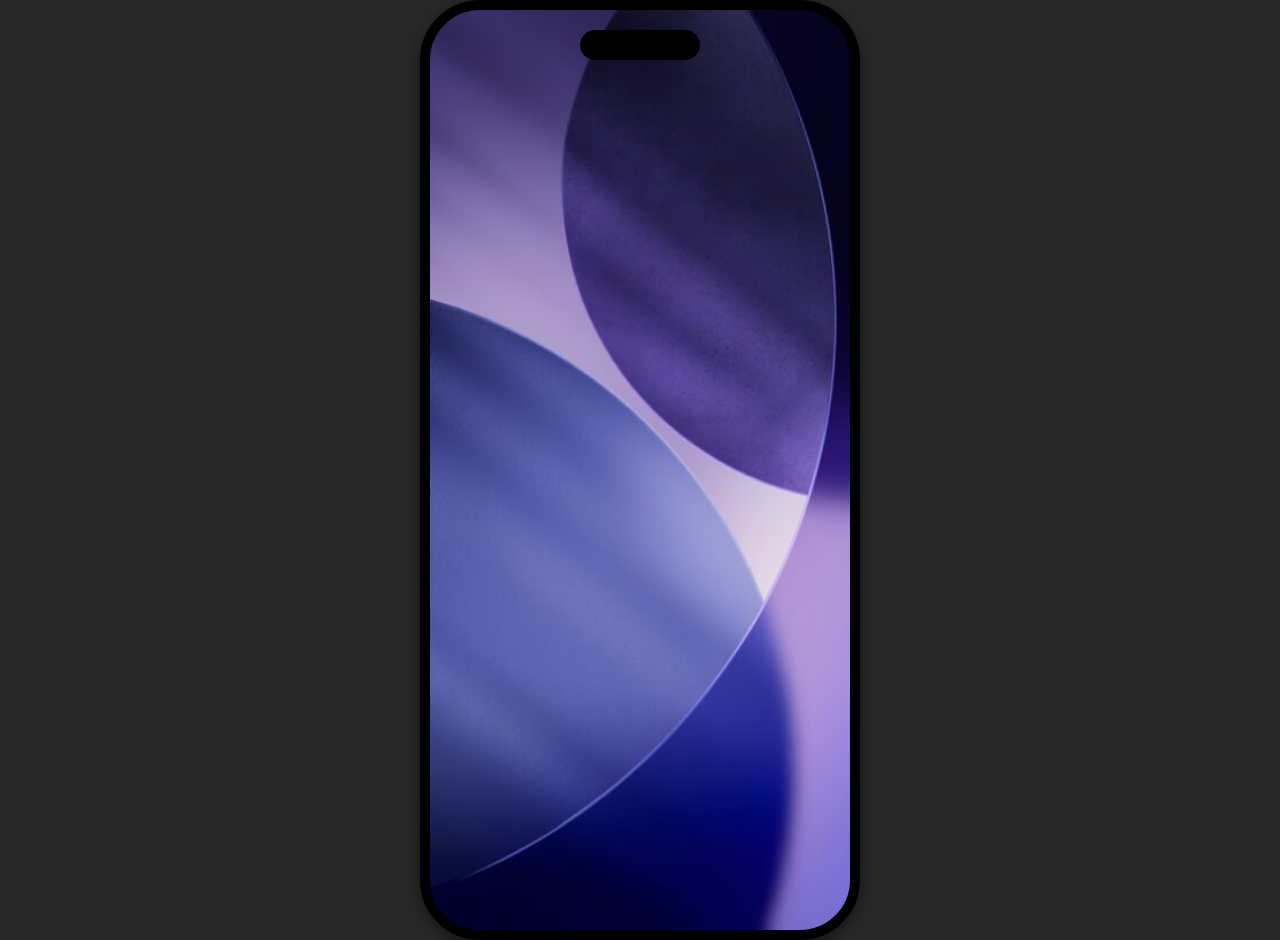
<file: index.html>
<!DOCTYPE html>
<html lang="en">
<head>
    <meta charset="UTF-8">
    <meta name="viewport" content="width=device-width, initial-scale=1.0">
    <link rel="preconnect" href="https://fonts.googleapis.com">
    <link rel="preconnect" href="https://fonts.gstatic.com" crossorigin>
    <link href="https://fonts.googleapis.com/css2?family=Baloo+2:wght@400..800&family=Inter:ital,opsz,wght@0,14..32,100..900;1,14..32,100..900&family=JetBrains+Mono:ital,wght@0,100..800;1,100..800&display=swap" rel="stylesheet">
    <link rel="stylesheet" href="css/style.css">
    <link rel="stylesheet" href="css/animations.css">
    <title>Homepage</title>
</head>
<body>
    <a href="lockscreen/lockscreen.html"><div class="powerBtn" onclick="ukljuci()"></div></a>
    <div id="telefon">
        <div id="island"></div>
        <div id="ekran">
            <div id="realTime" class="real-time">
                
            </div>
            <div class="densa_strana">
                <img src="img/signal.png" alt="">
                <img src="img/wi-fi.png" alt="">
                <img src="img/full-battery.png" alt="">
            </div>
            <div id="donjeIkonice">
                <a href="poruke/poruke.html"><img src="img/iphone-message-computer-icons-text-messaging-messenger-93c1965b946804798a4d72bab8ef4b2f.png" alt="" class="donjaIkonica"></a>
                <a href="poziv/poziv.html"><img src="img/dial icon.png" alt="" class="donjaIkonica" id="poziv"></a>
                <a href="kalkulator/kalkulator.html"><img src="img/calc.png" alt="" class="donjaIkonica"></a>
            </div>
    
        </div>
    </div>
    
    
    <script src="js/script.js"></script>
    
</body>
</html>
</file>
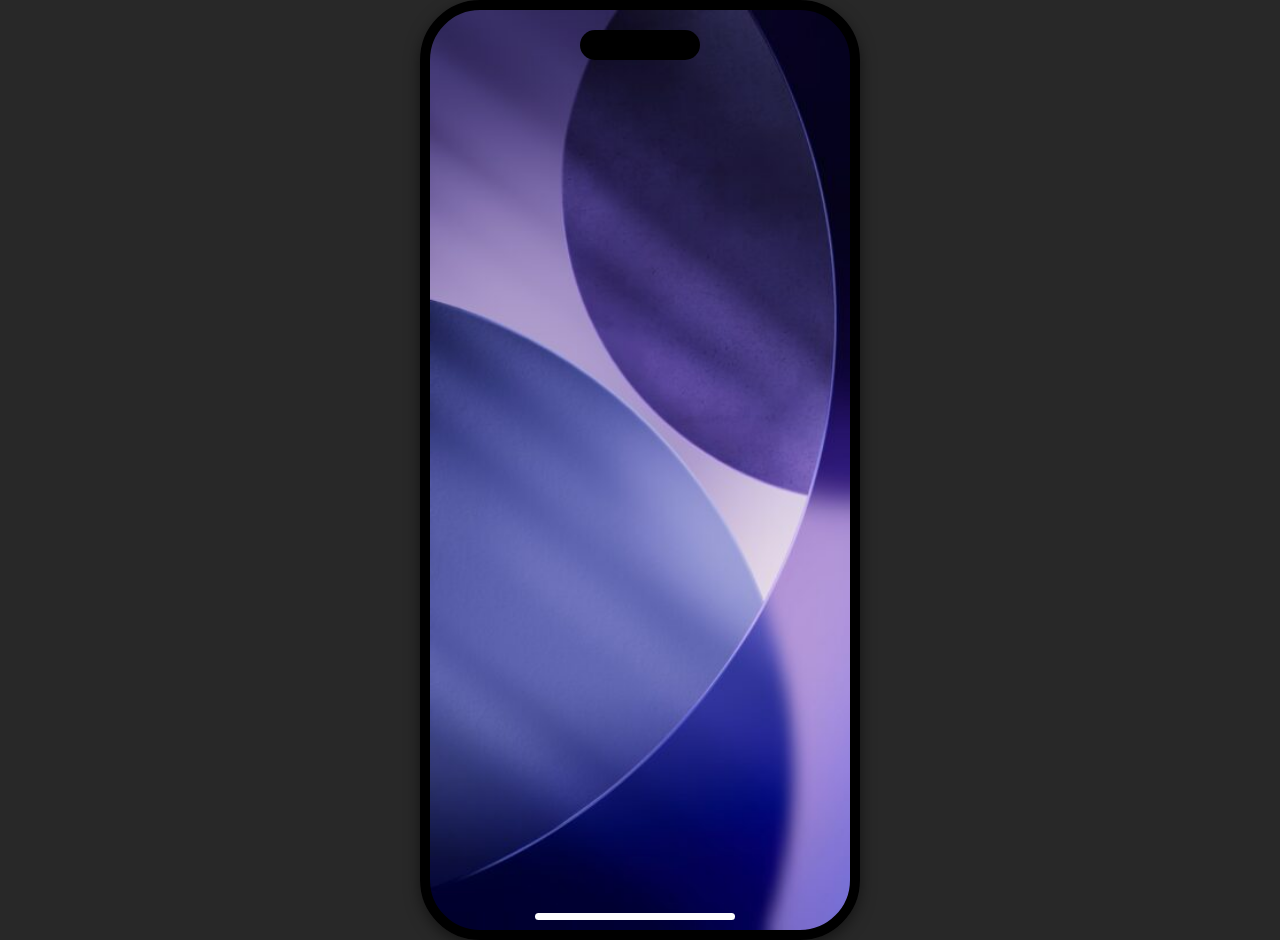
<file: kalkulator/kalkulator.html>
<!DOCTYPE html>
<html lang="en">
<head>
    <meta charset="UTF-8">
    <meta name="viewport" content="width=device-width, initial-scale=1.0">
    <link rel="preconnect" href="https://fonts.googleapis.com">
    <link rel="preconnect" href="https://fonts.gstatic.com" crossorigin>
    <link href="https://fonts.googleapis.com/css2?family=Baloo+2:wght@400..800&family=Inter:ital,opsz,wght@0,14..32,100..900;1,14..32,100..900&family=JetBrains+Mono:ital,wght@0,100..800;1,100..800&display=swap" rel="stylesheet">
    <link rel="stylesheet" href="../css/style.css">
    <link rel="stylesheet" href="../css/animations.css">
    <title>Kalkulator</title>
</head>
<body>
    <a href="../lockscreen/lockscreen.html"><div class="powerBtn" onclick="ukljuci()"></div></a>
    <div id="telefon">

        <div id="island"></div>
        <div id="ekran">
            <div id="header">
                <div id="realTime" class="real-time"></div>
                <div class="densa_strana">
                    <img src="../img/signal.png" alt="">
                    <img src="../img/wi-fi.png" alt="">
                    <img src="../img/full-battery.png" alt="">
                </div>
            </div>
            <div class="calc">
                <input type="text" name="calc_input" id="calc_input" readonly>
                <div class="tipkiceCalc">
                    <div class="prviRed">
                        <div class="calcBroj sivi" id="brisiJedan">⌫</div>
                        <div class="calcBroj sivi" id="ac">AC</div>
                        <div class="calcBroj sivi">%</div>
                        <div class="calcBroj narandzasti znak">÷</div>
                    </div>
                    <div class="drugiRed">
                        <div class="calcBroj broj">7</div>
                        <div class="calcBroj broj">8</div>
                        <div class="calcBroj broj">9</div>
                        <div class="calcBroj narandzasti znak" id="mnozenje">X</div>
                    </div>
                    <div class="treciRed">
                        <div class="calcBroj broj">4</div>
                        <div class="calcBroj broj">5</div>
                        <div class="calcBroj broj">6</div>
                        <div class="calcBroj narandzasti znak">-</div>
                    </div>
                    <div class="cetvrtiRed">
                        <div class="calcBroj broj">1</div>
                        <div class="calcBroj broj">2</div>
                        <div class="calcBroj broj">3</div>
                        <div class="calcBroj narandzasti znak">+</div>
                    </div>
                    <div class="petiRed">
                        <div class="calcBroj" id="negativ">+/-</div>
                        <div class="calcBroj broj">0</div>
                        <div class="calcBroj broj">.</div>
                        <div class="calcBroj narandzasti" id="jednako">=</div>
                    </div>
                </div>
            </div>
        </div>

            <div id="izadjiLinija"></div>
        </div>

    </div>






    <script src="../js/script.js"></script>
    <script src="kalkulator.js"></script>
    
</body>
</html>
</file>
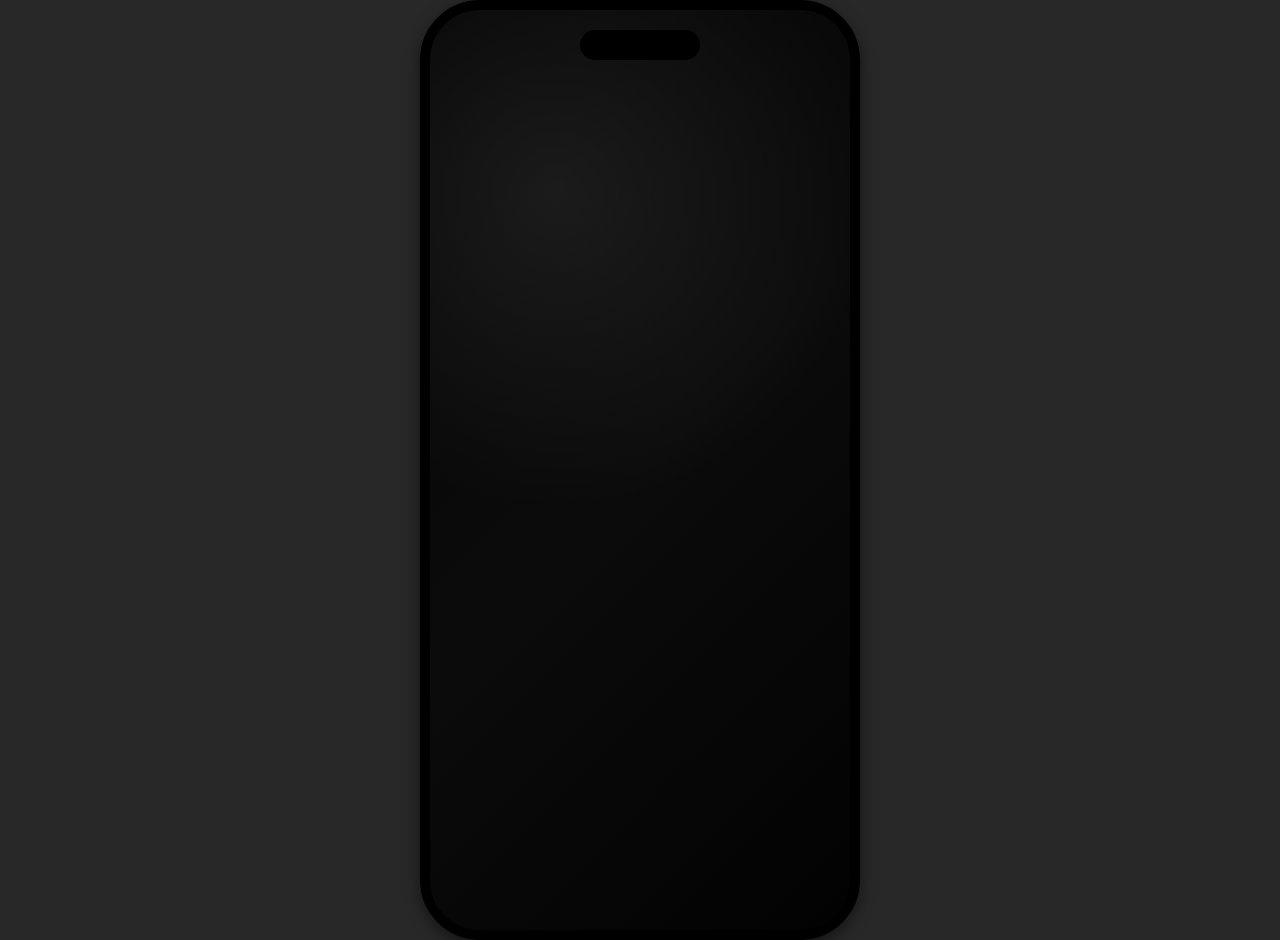
<file: lockscreen/lockscreen.html>
<!DOCTYPE html>
<html lang="en">
<head>
    <meta charset="UTF-8">
    <meta name="viewport" content="width=device-width, initial-scale=1.0">
    <link rel="preconnect" href="https://fonts.googleapis.com">
    <link rel="preconnect" href="https://fonts.gstatic.com" crossorigin>
    <link href="https://fonts.googleapis.com/css2?family=Baloo+2:wght@400..800&family=Inter:ital,opsz,wght@0,14..32,100..900;1,14..32,100..900&family=JetBrains+Mono:ital,wght@0,100..800;1,100..800&display=swap" rel="stylesheet">
    <link rel="stylesheet" href="../css/style.css">
    <link rel="stylesheet" href="../css/animations.css">
    <title>LockScreen</title>
</head>
<body>
    <div class="powerBtn" onclick="ukljuci()"></div>
    <div id="telefon">
        <div id="island"></div>
        <div id="ekran">
            <div class="densa_strana">
                <img src="../img/signal.png" alt="">
                <img src="../img/wi-fi.png" alt="">
                <img src="../img/full-battery.png" alt="">
            </div>
            <div id="realTime" class="lockScreen">
                <p id="datum"></p>
                <h1 id="vreme"></h1>
            </div>

            <div id="izadjiLinija"></div>
        </div>
    </div>
    
    <script src="lockscreen.js"></script>
    
</body>
</html>
</file>
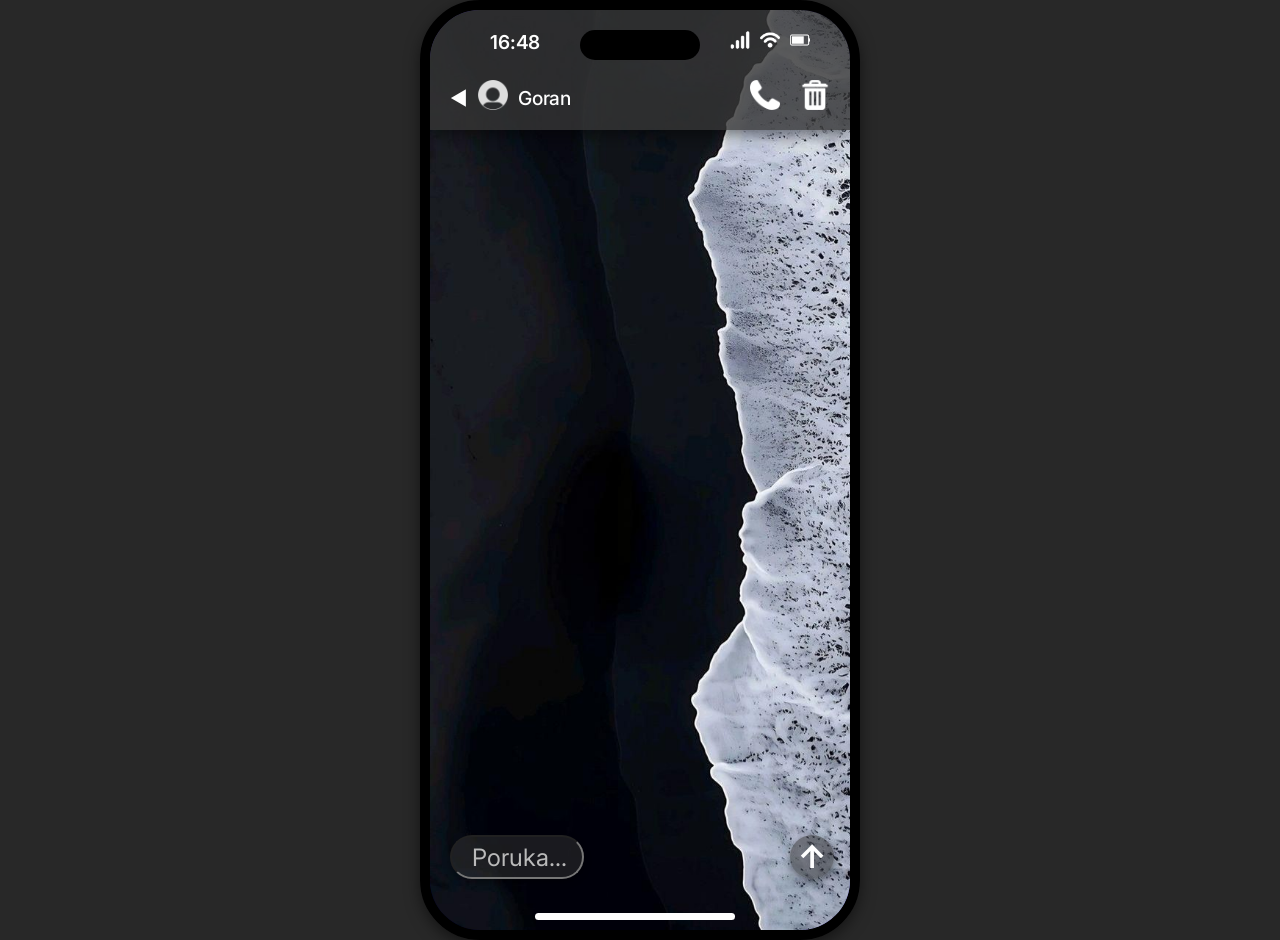
<file: poruke/poruke.html>
<!DOCTYPE html>
<html lang="en">
<head>
    <meta charset="UTF-8">
    <meta name="viewport" content="width=device-width, initial-scale=1.0">
    <link rel="preconnect" href="https://fonts.googleapis.com">
    <link rel="preconnect" href="https://fonts.gstatic.com" crossorigin>
    <link href="https://fonts.googleapis.com/css2?family=Baloo+2:wght@400..800&family=Inter:ital,opsz,wght@0,14..32,100..900;1,14..32,100..900&family=JetBrains+Mono:ital,wght@0,100..800;1,100..800&display=swap" rel="stylesheet">
    <link rel="stylesheet" href="../css/style.css">
    <link rel="stylesheet" href="../css/animations.css">
    <title>Poruke</title>
</head>

<body>
    <a href="../lockscreen/lockscreen.html"><div class="powerBtn" onclick="ukljuci()"></div></a>
    <div id="telefon">

        <div id="ekran">
        <div id="island"></div>
            <div id="header">
                <div id="realTime" class="real-time"></div>
                <div class="densa_strana">
                    <img src="../img/signal.png" alt="">
                    <img src="../img/wi-fi.png" alt="">
                    <img src="../img/full-battery.png" alt="">
                </div>
            </div>
            <div class="overlay" id="overlay" onclick="zatvori_autor();"></div>

            <div id="kontakt">
                <p id="strelica"> <a href="../index.html">◄</a> </p>
                <img src="Default_pfp.svg.png" alt="" onclick="otvori_autor();ne_sve(); ne(); zatvori_prozor()">
                <p onclick="otvori_autor();ne_sve(); ne(); zatvori_prozor()">Goran</p>
                <a href="../poziv/poziv.html" id="fon_ikonica"><img src="phone-call-white-icon.png" alt=""  onclick="ne_sve(); ne(); zatvori_prozor()"></a>
                <img src="trash-2-xxl.png" alt="" id="trash_ikonica" onclick="obrisi_sve();ne()">
            </div>
            

            <div id="poruke">

            </div>
            
            <div id="kucanje" >
                <input type="text" name="tastaturaInput" id="tastaturaInput" placeholder="Poruka..." onclick="ne_sve(); ne(); zatvori_prozor()">
                <h1 onclick="otvoriTastaturu(); ne_sve(); ne(); zatvori_prozor()" id="tastaturaUpali" >↑</h1>
            </div>

            <div id="pravatastarura" onclick="ne_sve(); ne(); zatvori_prozor()">
                <div class="prviRed">
                    <div class="taster">Q</div>
                    <div class="taster">W</div>
                    <div class="taster">E</div>
                    <div class="taster">R</div>
                    <div class="taster">T</div>
                    <div class="taster">Y</div>
                    <div class="taster">U</div>
                    <div class="taster">I</div>
                    <div class="taster">O</div>
                    <div class="taster">P</div>
                </div>
                <div class="drugiRed">
                    <div class="taster">A</div>
                    <div class="taster">S</div>
                    <div class="taster">D</div>
                    <div class="taster">F</div>
                    <div class="taster">G</div>
                    <div class="taster">H</div>
                    <div class="taster">J</div>
                    <div class="taster">K</div>
                    <div class="taster">L</div>
                </div>
                <div class="treciRed">
                    <div class="taster" id="upper" onclick="upper()">⬆</div>
                    <div class="taster">Z</div>
                    <div class="taster">X</div>
                    <div class="taster">C</div>
                    <div class="taster">V</div>
                    <div class="taster">B</div>
                    <div class="taster">N</div>
                    <div class="taster">M</div>
                    <div class="taster" id="backspace">⌫</div>
                </div>
                <div class="cetvrtiRed">
                    <div class="taster" id="brojeviKey" onclick="toggleBrojeve()">123</div>
                    <div class="taster" id="space">Space</div>
                    <div class="taster" id="tackica">.</div>
                    <div class="taster" id="enter" onclick="posalji()">Enter</div>
                </div>

            </div>

            <div id="izadjiLinija"></div>

        </div>

    </div>



    <div id="obrisi_prozor" class="obrisi">
        <h1>Da li zelite da obrisete poruku?</h1>
        <h2 onclick="da()">Da</h2>
        <h2 onclick="ne()">Ne</h2>
    </div>

    <div id="obrisi_sve_prozor" class="obrisi">
        <h1>Da li zelite da obrisete chat?</h1>
        <h2 onclick="da_sve()">Da</h2>
        <h2 onclick="ne_sve()">Ne</h2>
    </div>

    <div id="prazan_chat" class="obrisi">
        <h3 class="zatvori" onclick="zatvori_prozor()">X</h3>
        <h1>Chat je trenutno prazan</h1>
    </div>

    <div id="autor" class="obrisi">
        <h3 class="zatvori" onclick="zatvori_autor()">X</h3>
        <h2>O autoru</h2>
        <p>Zovem se Goran Bašić, imam 19 godina i student sam ITS – Visoke škole strukovnih studija za informacione tehnologije.</p>
        <p>Ovaj projekat telefona nastao je iz lične radoznalosti i želje da dizajn i funkcionalnost mobilnih aplikacija prikažem kroz web tehnologije.</p>
        <p>Tokom izrade projekta radio sam na strukturi interfejsa, logici poruka, animacijama i interakciji korisnika, koristeći HTML, CSS i JavaScript.</p>
        <p>Cilj projekta bio je da kroz samostalni rad unapredim svoje veštine web programiranja, posebno u simulaciji realnih aplikacija, i da stečeno znanje sa fakulteta primenim u praksi.</p>
    </div>


    <script src="poruke.js"></script>
    
</body>
</html>
</file>
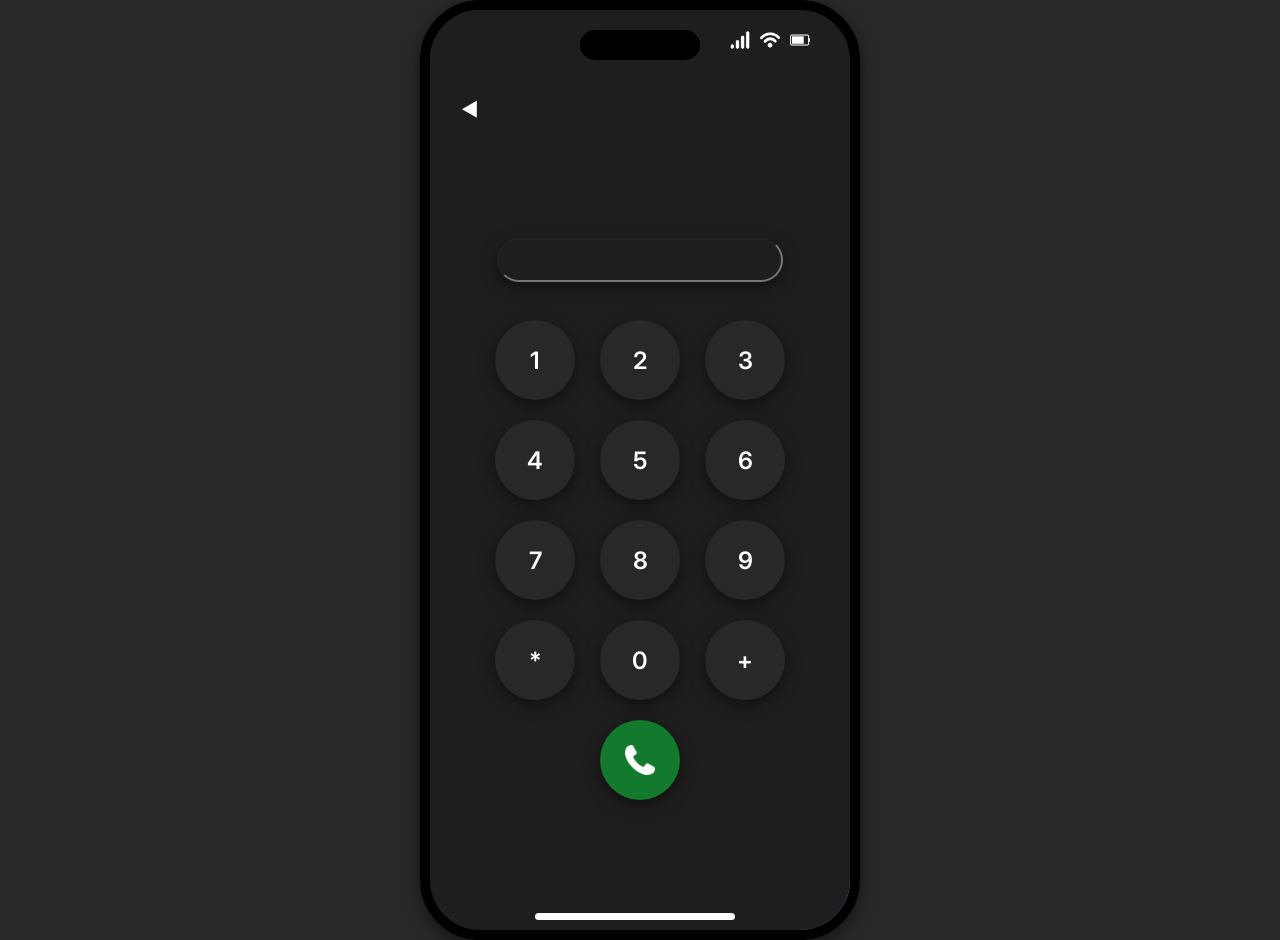
<file: poziv/poziv.html>
<!DOCTYPE html>
<html lang="en">
<head>
    <meta charset="UTF-8">
    <meta name="viewport" content="width=device-width, initial-scale=1.0">
    <link rel="preconnect" href="https://fonts.googleapis.com">
    <link rel="preconnect" href="https://fonts.gstatic.com" crossorigin>
    <link href="https://fonts.googleapis.com/css2?family=Baloo+2:wght@400..800&family=Inter:ital,opsz,wght@0,14..32,100..900;1,14..32,100..900&family=JetBrains+Mono:ital,wght@0,100..800;1,100..800&display=swap" rel="stylesheet">
    <link rel="stylesheet" href="../css/style.css">
    <link rel="stylesheet" href="../css/animations.css">
    <title>Pozivi</title>
</head>
<body>
    <a href="../lockscreen/lockscreen.html"><div class="powerBtn" onclick="ukljuci()"></div></a>
    <div id="telefon">

        <div id="island"></div>
        <div id="ekran">
            <div id="realTime" class="real-time"></div>
            <div class="densa_strana">
                <img src="../img/signal.png" alt="">
                <img src="../img/wi-fi.png" alt="">
                <img src="../img/full-battery.png" alt="">
            </div>

            <div class="overlay" id="overlay" onclick="zatvori_autor();"></div>

            <div class="poziv">
                <h3 class="zatvori_dial"><a href="../poruke/poruke.html">◄</a></h3>
                <input type="tel" name="brojTelefona" id="brojTelefona" maxlength="12" readonly>
                <div class="tipkice">
                    <div class="prviRed">
                        <div class="dialBroj" onclick="dodajBroj(this)">1</div>
                        <div class="dialBroj" onclick="dodajBroj(this)">2</div>
                        <div class="dialBroj" onclick="dodajBroj(this)">3</div>
                    </div>
                    <div class="drugiRed">
                        <div class="dialBroj" onclick="dodajBroj(this)">4</div>
                        <div class="dialBroj" onclick="dodajBroj(this)">5</div>
                        <div class="dialBroj" onclick="dodajBroj(this)">6</div>
                    </div>
                    <div class="treciRed">
                        <div class="dialBroj" onclick="dodajBroj(this)">7</div>
                        <div class="dialBroj" onclick="dodajBroj(this)">8</div>
                        <div class="dialBroj" onclick="dodajBroj(this)">9</div>
                    </div>
                    <div class="cetvrtiRed">
                        <div class="dialBroj" onclick="dodajBroj(this)">*</div>
                        <div class="dialBroj" onclick="dodajBroj(this)">0</div>
                        <div class="dialBroj" onclick="dodajBroj(this)">+</div>
                    </div>
                    <div class="petiRed">
                        <div class="dialBroj" id="pozovi">
                            <img src="phone-call-white-icon.png" alt="">
                            
                        </div>
                        <div class="dialBroj" id="obrisi_broj" onclick="obrisi_br()">⌫</div>
                    </div>
                </div>

            </div>

            <div id="izadjiLinija" onclick="ekranUpaljen()"></div>

        </div>

    </div>




    <script src="poziv.js"></script>
    
</body>
</html>
</file>
<file: css/style.css>
body{
    margin: 0;
    background-color: rgb(40, 40, 40);
    width: 100%;
    height: 100vh;
    display: flex;
    justify-content: center;
    align-items: center;
    font-family: 'Inter', sans-serif;
    font-weight: 500;
    letter-spacing: -0.01em;
}

#telefon{
    position: relative;
    margin: auto;
    width: 420px;
    height: 920px;
    background-image:url('../img/iOS-26-Wallpaper-Dusk-Dark-2-369x800.jpg');
    background-repeat: no-repeat;
    background-size: cover;
    border-radius: 60px;
    overflow: hidden;
    border: 10px solid black;

    box-shadow: 0 5px 15px rgba(0,0,0,0.5);

}

#telefon::after {
    animation: glassGlow 6s ease-in-out infinite;
}

.powerBtn{
 
    position: fixed;
    right: 732px;          
    top: 350px;
    width: 10px;
    height: 100px;
    border-radius: 10px;
    background-color: black;
    cursor: pointer;
    transition: 0.2s;

}

.lockScreen{
    position: absolute;
    top: 20px;
    left: 50%;
    transform: translateX(-50%);
    font-size: 4em; 
    text-align: center;

}

#datum{
    font-size: 0.4em;
    font-weight: 400;
    position: absolute;
    top: 30px;
    left: 50%;
    transform: translateX(-50%);
    color: #fefefe;

}



.lockScreen h1{
    font-size: 2em;
    color: rgba(200, 200, 200, 0.519);

}

.powerBtn:active{
    right: 735px;      
}

#ekran{
     will-change: transform;
    touch-action: none; /* sprečava scroll */
    background-image:url('../img/iOS-26-Wallpaper-Dusk-Dark-2-369x800.jpg');
    background-repeat: no-repeat;
    background-size: cover;
    width: 100%;
    height: 100%;
    position: relative;
    animation: fadeBlur 1s ease forwards;
    z-index: 0;
}

.overlay {
	position: fixed;
	bottom: 0;
	top: 0;
	left: 0;
	right: 0;
	width: 100%;
	height: 100%;
	z-index: 100;
	background-color: rgba(0, 0, 0, 0.5);
}

a{
    text-decoration: none;
    color: #fefefe;
}

#island {
    width: 120px;          
    height: 30px;           
    background-color: #000000; 
    border-radius: 25px;
    position: absolute;     
    top: 20px;              
    left: 50%;              
    transform: translateX(-50%); 
    z-index: 990;
}

#header{
    z-index: 999;
}

.real-time {
    position: absolute;
    top: 20px;
    left: 60px;
    font-weight: 600;
    font-size: 1.2em;
    color: #fefefe;
    z-index: 101;
}

.densa_strana {
    position: absolute;
    top: 20px;
    right: 40px; 
    color: #fefefe;
    z-index: 101;
    display: flex;      
    gap: 10px;           
}

.densa_strana img{
    width: 20px;
    height: 20px;

}

.poziv{
    position: fixed;
	bottom: 0;
	top: 0;
	left: 0;
	right: 0;
	width: 100%;
	height: 100%;
	z-index: 100;
	background-color: rgb(30, 30, 30);
    animation: fadeBlur 0.5s ease forwards;

}


.dialBroj, .calcBroj{
    font-weight: 600;
    width: 80px;
    height: 80px;
    border-radius: 10px;
    background-color: rgba(50, 50, 50, 0.5);
    color: #fefefe;
    border: none;
    display: flex;          
    align-items: center;
    justify-content: center;
    transition: 0.1s;
    cursor: pointer;
    margin: 10px;
    border-radius: 50%;
    box-shadow: 0 5px 15px rgba(0,0,0,0.5);

}

.calcBroj{
    margin: 3px;
    width: 94px;
    height: 94px;

}

.sivi{
    background-color: rgb(101, 101, 101);
}

.narandzasti{
    background-color: rgba(255, 137, 0);
}



.tipkice, .tipkiceCalc{
    position: absolute;
    top: 550px;
    left: 50%;
    transform: translate(-50%, -50%) scale(1);
    
}

.tipkiceCalc{
    top:600px
}

.dialBroj, .calcBroj{
    font-size: 1.5em;
}

.dialBroj:hover, .calcBroj:hover{
    background-color: rgb(50, 50, 50);
    transform: scale(1.05);
}

.dialBroj:active, .calcBroj:active{
    transform: scale(1);
}

#brojTelefona{
    position: absolute;
    top:250px;
    left: 50%;
    width: 60%;
    background-color: rgba(0, 0, 0, 0);
    text-align: center;
    transform: translate(-50%, -50%);
    box-shadow: 0 5px 15px rgba(0,0,0,0.5);
}

#pozovi{
    background-color: #137a2d;
} 
#pozovi img{
    width: 30px;
}

#obrisi_broj{
    width: 20px;
    background-color: transparent;
    box-shadow: none;
    position: absolute;
    right: 30px;
    color: rgba(254, 254, 254, 0.509);
    animation: fadeBlur 0.5s ease forwards;
}

input[type="number"]::-webkit-outer-spin-button,
input[type="number"]::-webkit-inner-spin-button {
  -webkit-appearance: none;
  margin: 0;
}

#kontakt{
    position: absolute;
    height: 80px;
    top: 0;
    width: 380px;
    z-index: 1;
    display: flex;
    align-items: flex-end;
    padding: 20px;
    font-size: 1.2em;
    color: #fff;
    gap: 10px;
    box-shadow: 0 5px 15px rgba(0,0,0,0.5);
    background-color: rgba(53, 53, 53, 0.804);
}
#kontakt p, #kontakt a {
    color: #fefefe;
    text-decoration: none;
    margin: 0;
    cursor: pointer;
    z-index: 999;
}   


#fon_ikonica{
    position: absolute;
    right: 70px;
    top: 70px;
    cursor: pointer;
    
}

#trash_ikonica{
    position: absolute;
    right: 20px;
    cursor: pointer;
    z-index: 10;
}


#kontakt img{
    width: 30px;
    cursor: pointer;
    z-index: 1000;
}


input{
    position: absolute;
    left: 20px;
    margin: auto;
    width: 100px;
    height: 20px;
    font-size: 1.5em;
    padding: 10px;
    padding-left: 20px;
    border-radius: 50px;
    transition: 0.5s ease-in-out;
    font-family: 'Inter';
    background-color: rgba(53, 53, 53, 0.503);
    color: #fefefe;
    box-shadow: 0 3px 7px rgba(0,0,0,0.4);
    
}

::-webkit-input-placeholder {
  color: #bababa;
}

input:focus{
    width: 300px;
    border: 2px solid #fefefe;

}

#kucanje h1{
    display: flex;
    justify-content: center;
    align-items: center;
    position: absolute;
    width: 20px;
    left: 360px;
    border-radius: 50%;
    height: 20px;
    padding: 12px;
    background-color: rgba(51, 51, 51, 0.507);
    cursor: pointer;
    color: #fefefe;
    bottom: -10px;
    box-shadow: 0 3px 7px rgba(0,0,0,0.4);
}

#kucanje{
    position: absolute;
    bottom: 40px;
    width: 420px;
    height: 45px;
    padding:10px 0;
    border-radius: 20px;
    transition: 0.2s;
}



#poruke{
    position: absolute;
    top: 140px;      
    bottom: 140px;   
    left: 20px;
    right: 20px;
    width: 380px;
    display: flex;
    padding-right: 20px;
    flex-direction: column;
    overflow-y: auto;
    scrollbar-width:none;    
    gap: 20px;
}


.porukajs {
    max-width: 70%;
    padding: 10px 15px;
    background-color: rgba(48, 141, 255, 0.8);
    border: 1px solid #fefefe;
    color: #fff;
    border-radius: 20px;
    align-self: flex-end;  
    word-wrap: break-word;
    cursor: pointer;
    box-shadow: 0 5px 15px rgba(0,0,0,0.5);
}

.porukajs:active{
    transform: scale(0.95);
    
}

.obrisi{
    max-width: 300px;
    min-height: 100px;
    background-color: rgba(0, 0, 0, 0.817);
    color: #fff;
    text-align: center;
    border-radius: 25px;
    position: fixed;
    top: 50%;
    left: 50%;
    transform: translate(-50%, -50%);
    padding: 25px;
    top: 400px;
    z-index: 999;
    box-shadow: 0 5px 15px rgba(0,0,0,0.5);
    animation: fadeBlur 0.5s ease forwards;


}

.obrisi h2{
    display: inline-block;
    margin:20px 50px;
    cursor: pointer;
    
}

#pravatastarura {
    position: absolute;
    bottom: 0px;
    width: 100%;
    display: flex;
    flex-direction: column; 
    align-items: center;    
    gap: 10px;            
    background-color: rgba(0, 0, 0, 0.5);
    z-index: 10;
    padding-bottom: 30px;
    padding-top: 20px;
    border-radius: 10px;
    
}

.prviRed, .drugiRed, .treciRed, .cetvrtiRed, .petiRed{
    display: flex;           
    justify-content: center; 
    gap: 5px;                
}

.taster {
    font-weight: 600;
    width: 36px;
    height: 50px;
    border-radius: 10px;
    background-color: rgba(50, 50, 50, 0.5);
    color: #fefefe;
    border: none;
    display: flex;          
    align-items: center;
    justify-content: center;
    transition: 0.1s;
    cursor: pointer;
}

.taster:hover{
    transform: scale(1.05);
    box-shadow: 0 3px 7px rgba(0,0,0,0.4);

}

.taster:active{
    transform: scale(0.98);
}

#upper, #backspace{
    width: 52px;
    height: 50px;

}

#space{
    position: absolute;
    left: 110px;
    width: 200px;
}

#enter{
    width: 52px;
    margin-left: 350px;
    background-color: #308dff;
    color: #fefefe;
}

#tackica{
    position: absolute;
    left: 315px;
}

#brojeviKey{
    position: absolute;
    left: 10px;
    width: 95px;
}

#izadjiLinija{
    width: 200px;
    height: 7px;
    background-color: #fefefe;
    position: absolute;
    bottom: 10px;
    left: 25%;
    border-radius: 20px;
    cursor: grab;
    z-index: 999;
}

#donjeIkonice{
    position: absolute;
    bottom:10px;
    width: 340px;
    padding: 20px;
    margin: 0 20px;
    background: linear-gradient(135deg, #667eea 0%, #764ba2 100%);
    border-radius: 25px;
}

.donjaIkonica{
    width: 60px;
    margin: 0 10px;
    border-radius: 10px;
    transition: 0.2s;
}

#poziv{
    width: 65px;
}

.donjaIkonica:hover{
    transform: scale(1.1);
    box-shadow: 0 5px 15px rgba(0,0,0,0.5);
}

#tastaturaUpali{
    position: absolute;
    bottom: 40px;
    left: 20px;
    z-index: 10;
    cursor: pointer;
}
#tastaturaUpali img{
    width: 50px;
}

.zatvori{
    position: fixed;
    top: 10px;
    right: 10px;
    transform: translate(-50%, -50%);
    cursor: pointer;
    z-index: 1000;

}

.zatvori_dial{
    position: fixed;
    top: 80px;
    left: 40px;
    transform: translate(-50%, -50%);
    cursor: pointer;
    z-index: 1000;
    color: #fefefe;
}

#autor{
    position: absolute;
    top: 500px;
    z-index: 999;
}

.calc{
    position: fixed;
	bottom: 0;
	top: 0;
	left: 0;
	right: 0;
	width: 100%;
	height: 100%;
	z-index: 100;
	background-color: rgb(30, 30, 30);
    animation: fadeBlur 0.5s ease forwards;
}

#calc_input{
    top: 250px;
    width: 92%;
    height: 50px;
    left: 50%;
    transform: translateX(-50%);
    border-radius: 0;
    text-align: right;
    font-size: 3em;
    border: none;
    box-shadow: none;
    background-color: rgba(0, 0, 0, 0);
}
</file>
<file: css/animations.css>
@keyframes fadeBlur {
    from {
        opacity: 0;
        filter: blur(5px);
    }
    to {
        opacity: 1;
        filter: blur(0);
    }
}

@keyframes lockscreenUp {
    from {
        transform: translateY(0);
    }
    to {
        transform: translateY(-100%);
    }
}

@keyframes tastaturaOpen {
    from {
        transform: translateY(100%);
        opacity: 0;
    }
    to {
        transform: translateY(0);
        opacity: 1;
    }
}

@keyframes tastaturaClose {
    from {
        transform: translateY(0);
        opacity: 1;
    }
    to {
        transform: translateY(100%);
        opacity: 0;
    }
}

@keyframes glassGlow {
    0% { opacity: 0.2; }
    50% { opacity: 0.35; }
    100% { opacity: 0.2; }
}
</file>
